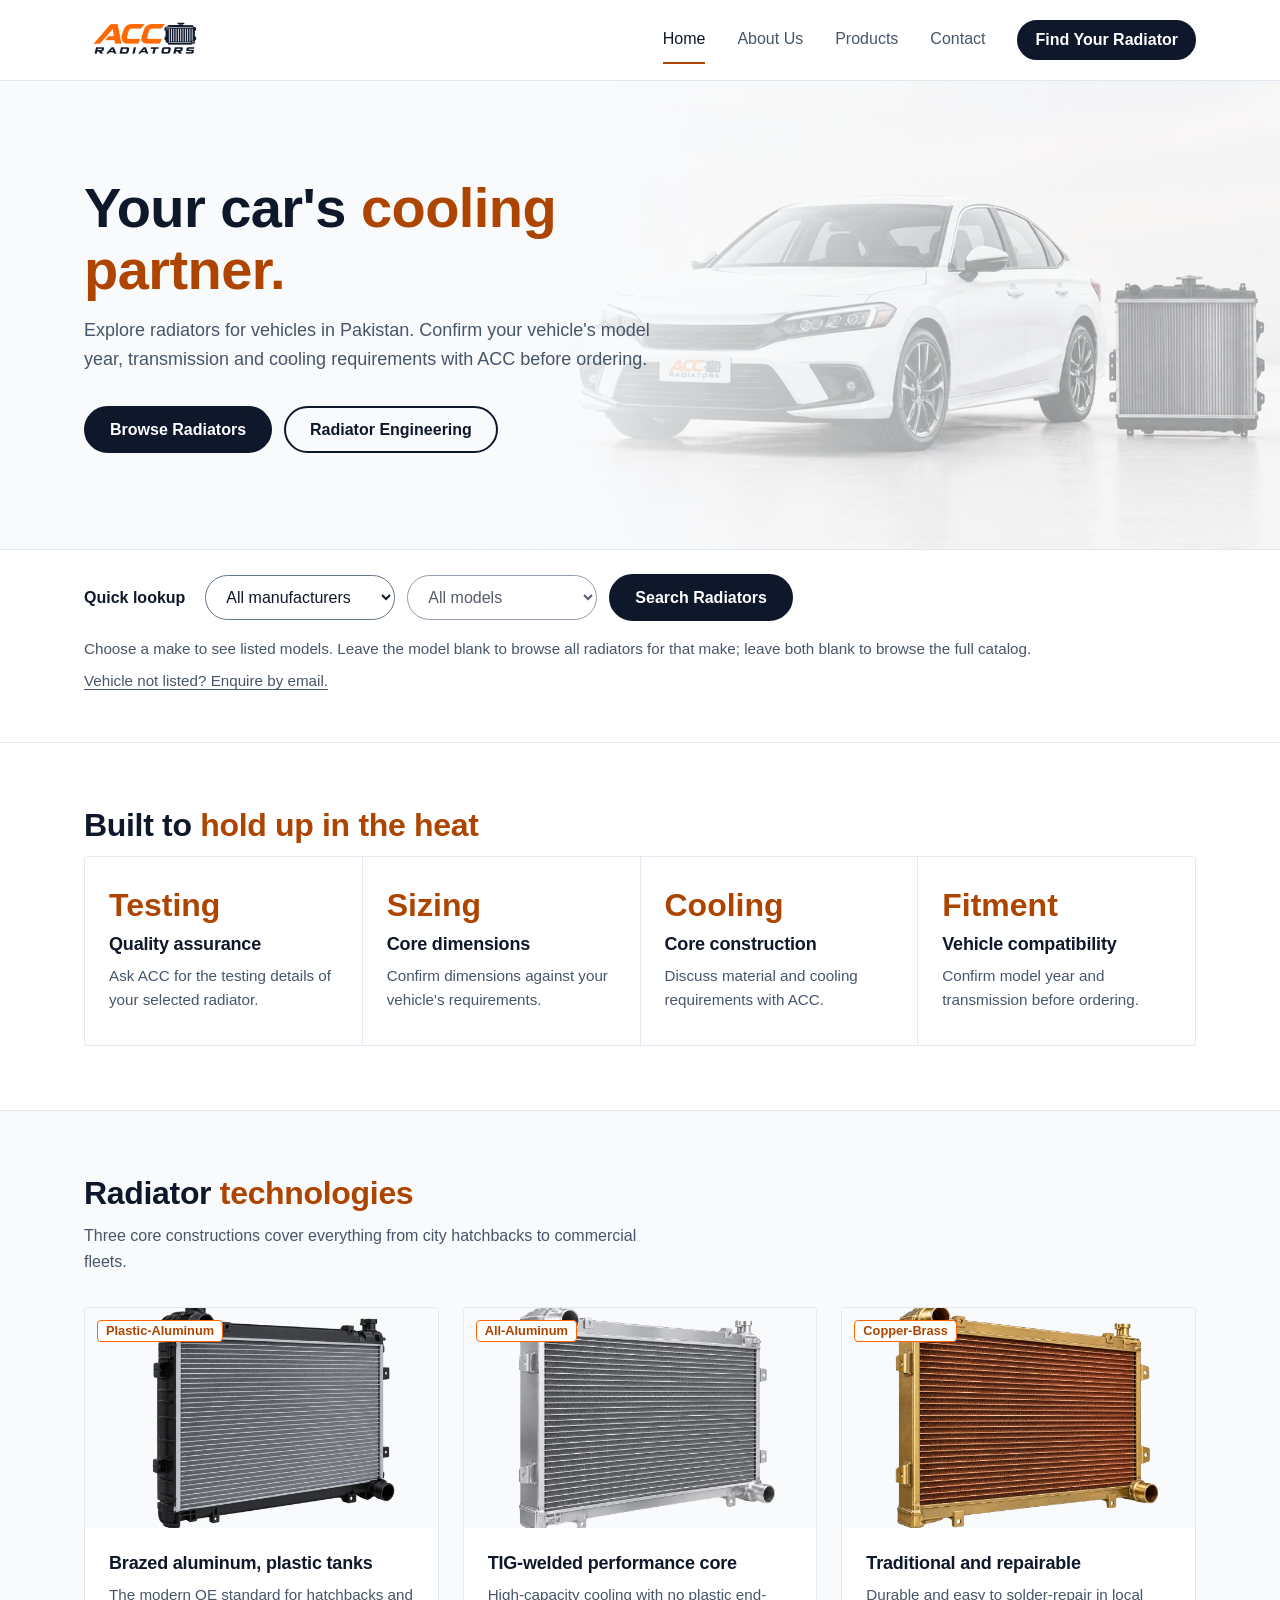
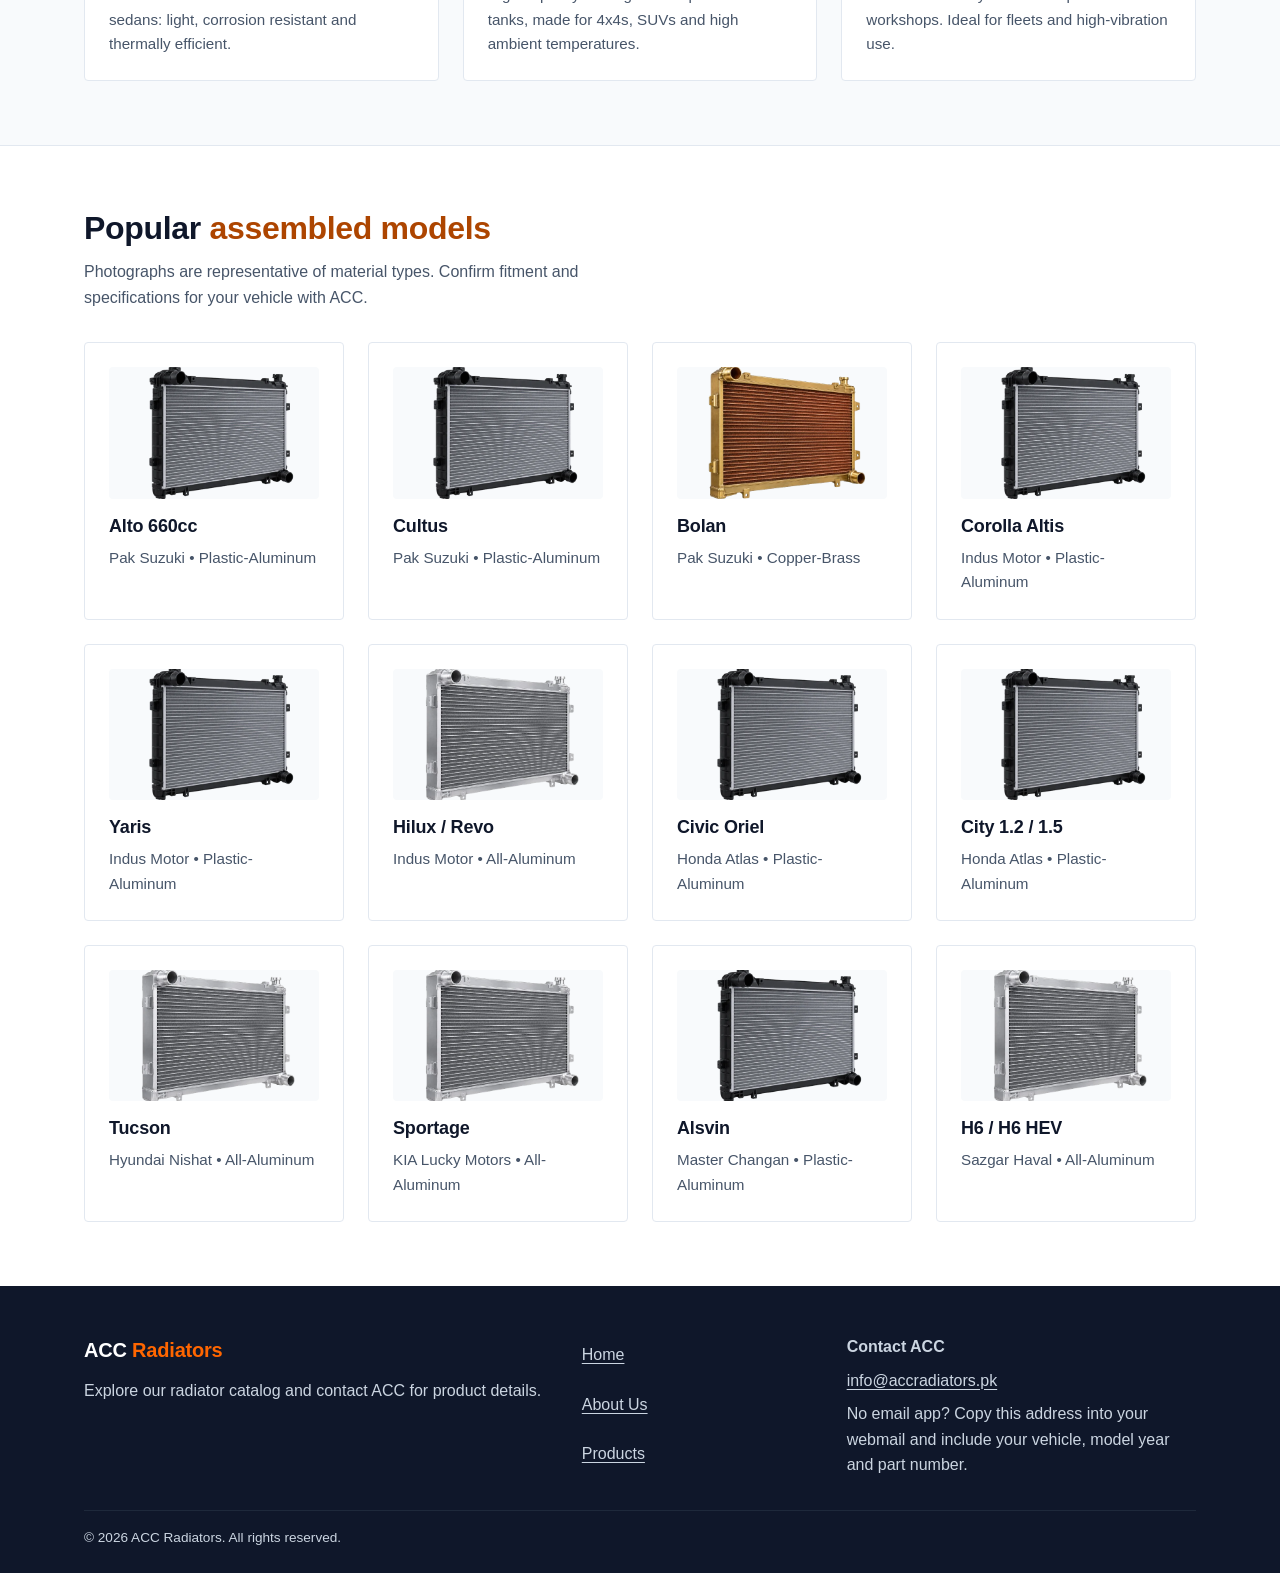
<file: index.html>
<!DOCTYPE html>
<html lang="en">
<head>
<meta charset="UTF-8">
<meta name="viewport" content="width=device-width, initial-scale=1">
<meta name="description" content="ACC Radiators: browse aluminum and copper-brass radiators by vehicle and enquire about fitment and availability.">
<title>ACC Radiators | Your Car's Cooling Partner</title>
<meta property="og:type" content="website">
<meta property="og:site_name" content="ACC Radiators">
<meta property="og:title" content="ACC Radiators | Your Car's Cooling Partner">
<meta property="og:description" content="ACC Radiators: browse aluminum and copper-brass radiators by vehicle and enquire about fitment and availability.">
<meta name="twitter:card" content="summary">
<link rel="icon" type="image/png" href="assets/favicon.png">
<link rel="stylesheet" href="style.css">
</head>
<body>
<a class="skip-link" href="#main">Skip to content</a>
<header class="header"><div class="container header__inner">
<a class="header__logo" href="index.html"><img src="assets/optimized/logo.webp" width="480" height="320" alt="ACC Radiators logo"></a>
<button class="nav-toggle" type="button" aria-expanded="false" aria-controls="main-nav" hidden>Menu</button>
<nav class="nav" id="main-nav" aria-label="Main">
<a class="nav__link nav__link--active" aria-current="page" href="index.html">Home</a>
<a class="nav__link" href="about.html">About Us</a>
<a class="nav__link" href="products.html">Products</a>
<a class="nav__link" href="#contact">Contact</a>
<a class="btn" href="products.html">Find Your Radiator</a>
</nav></div></header>

<main id="main">
<section class="hero hero--home"><div class="container">
<h1 class="hero__title">Your car's <span>cooling partner.</span></h1>
<p class="hero__sub">Explore radiators for vehicles in Pakistan. Confirm your vehicle's model year, transmission and cooling requirements with ACC before ordering.</p>
<div class="hero__actions">
<a class="btn" href="products.html">Browse Radiators</a>
<a class="btn btn--outline" href="about.html#engineering">Radiator Engineering</a>
</div></div></section>

<section class="lookup" aria-label="Quick radiator lookup"><div class="container">
<form class="lookup__form" id="lookup">
<span class="lookup__label">Quick lookup</span>
<select class="select" id="make" aria-label="Select make"><option value="">All manufacturers</option></select>
<select class="select" id="model" aria-label="Select model" disabled><option value="">All models</option></select>
<button class="btn" type="submit">Search Radiators</button>
</form><p class="lookup__help">Choose a make to see listed models. Leave the model blank to browse all radiators for that make; leave both blank to browse the full catalog. <a id="unlisted-enquiry" href="mailto:info@accradiators.pk">Vehicle not listed? Enquire by email.</a></p></div></section>

<section class="section"><div class="container">
<h2 class="section__title">Built to <span>hold up in the heat</span></h2>
<div class="values">
<article class="value"><p class="value__stat">Testing</p><h3 class="card__title">Quality assurance</h3><p class="card__text">Ask ACC for the testing details of your selected radiator.</p></article>
<article class="value"><p class="value__stat">Sizing</p><h3 class="card__title">Core dimensions</h3><p class="card__text">Confirm dimensions against your vehicle's requirements.</p></article>
<article class="value"><p class="value__stat">Cooling</p><h3 class="card__title">Core construction</h3><p class="card__text">Discuss material and cooling requirements with ACC.</p></article>
<article class="value"><p class="value__stat">Fitment</p><h3 class="card__title">Vehicle compatibility</h3><p class="card__text">Confirm model year and transmission before ordering.</p></article>
</div></div></section>

<section class="section section--alt"><div class="container">
<h2 class="section__title">Radiator <span>technologies</span></h2>
<p class="section__intro">Three core constructions cover everything from city hatchbacks to commercial fleets.</p>
<div class="grid grid--3">
<article class="card tech">
  <div class="media">
    <img src="assets/optimized/plastic-aluminium.webp" loading="lazy" width="640" height="427" alt="Plastic-aluminum radiator">
    <span class="badge">Plastic-Aluminum</span>
  </div>
  <div class="tech__body">
    <h3 class="card__title">Brazed aluminum, plastic tanks</h3>
    <p class="card__text">The modern OE standard for hatchbacks and sedans: light, corrosion resistant and thermally efficient.</p>
  </div>
</article>

<article class="card tech">
  <div class="media">
    <img src="assets/optimized/all-aluminium.webp" loading="lazy" width="640" height="427" alt="All-aluminum TIG-welded radiator">
    <span class="badge">All-Aluminum</span>
  </div>
  <div class="tech__body">
    <h3 class="card__title">TIG-welded performance core</h3>
    <p class="card__text">High-capacity cooling with no plastic end-tanks, made for 4x4s, SUVs and high ambient temperatures.</p>
  </div>
</article>

<article class="card tech">
  <div class="media">
    <img src="assets/optimized/copper-brass.webp" loading="lazy" width="640" height="427" alt="Copper-brass radiator">
    <span class="badge">Copper-Brass</span>
  </div>
  <div class="tech__body">
    <h3 class="card__title">Traditional and repairable</h3>
    <p class="card__text">Durable and easy to solder-repair in local workshops. Ideal for fleets and high-vibration use.</p>
  </div>
</article>
</div></div></section>

<section class="section"><div class="container">
<h2 class="section__title">Popular <span>assembled models</span></h2>
<p class="section__intro">Photographs are representative of material types. Confirm fitment and specifications for your vehicle with ACC.</p>
<div class="grid grid--4">
  <!-- Suzuki Alto -->
  <a class="card" href="products.html?make=Suzuki&amp;model=Alto">
    <div class="media">
      <img src="assets/optimized/plastic-aluminium.webp" loading="lazy" width="640" height="427" alt="Representative radiator image for Suzuki Alto 660cc Radiator">
    </div>
    <h3 class="card__title">Alto 660cc</h3>
    <p class="card__text">Pak Suzuki &bull; Plastic-Aluminum</p>
  </a>

  <!-- Suzuki Cultus -->
  <a class="card" href="products.html?make=Suzuki&amp;model=Cultus">
    <div class="media">
      <img src="assets/optimized/plastic-aluminium.webp" loading="lazy" width="640" height="427" alt="Representative radiator image for Suzuki Cultus Radiator">
    </div>
    <h3 class="card__title">Cultus</h3>
    <p class="card__text">Pak Suzuki &bull; Plastic-Aluminum</p>
  </a>

  <!-- Suzuki Bolan -->
  <a class="card" href="products.html?make=Suzuki&amp;model=Bolan">
    <div class="media">
      <img src="assets/optimized/copper-brass.webp" loading="lazy" width="640" height="427" alt="Representative radiator image for Suzuki Bolan Radiator">
    </div>
    <h3 class="card__title">Bolan</h3>
    <p class="card__text">Pak Suzuki &bull; Copper-Brass</p>
  </a>

  <!-- Toyota Corolla -->
  <a class="card" href="products.html?make=Toyota&amp;model=Corolla">
    <div class="media">
      <img src="assets/optimized/plastic-aluminium.webp" loading="lazy" width="640" height="427" alt="Representative radiator image for Toyota Corolla Altis Radiator">
    </div>
    <h3 class="card__title">Corolla Altis</h3>
    <p class="card__text">Indus Motor &bull; Plastic-Aluminum</p>
  </a>

  <!-- Toyota Yaris -->
  <a class="card" href="products.html?make=Toyota&amp;model=Yaris">
    <div class="media">
      <img src="assets/optimized/plastic-aluminium.webp" loading="lazy" width="640" height="427" alt="Representative radiator image for Toyota Yaris Radiator">
    </div>
    <h3 class="card__title">Yaris</h3>
    <p class="card__text">Indus Motor &bull; Plastic-Aluminum</p>
  </a>

  <!-- Toyota Hilux -->
  <a class="card" href="products.html?make=Toyota&amp;model=Hilux">
    <div class="media">
      <img src="assets/optimized/all-aluminium.webp" loading="lazy" width="640" height="427" alt="Representative radiator image for Toyota Hilux Radiator">
    </div>
    <h3 class="card__title">Hilux / Revo</h3>
    <p class="card__text">Indus Motor &bull; All-Aluminum</p>
  </a>

  <!-- Honda Civic -->
  <a class="card" href="products.html?make=Honda&amp;model=Civic">
    <div class="media">
      <img src="assets/optimized/plastic-aluminium.webp" loading="lazy" width="640" height="427" alt="Representative radiator image for Honda Civic Oriel Radiator">
    </div>
    <h3 class="card__title">Civic Oriel</h3>
    <p class="card__text">Honda Atlas &bull; Plastic-Aluminum</p>
  </a>

  <!-- Honda City -->
  <a class="card" href="products.html?make=Honda&amp;model=City">
    <div class="media">
      <img src="assets/optimized/plastic-aluminium.webp" loading="lazy" width="640" height="427" alt="Representative radiator image for Honda City Radiator">
    </div>
    <h3 class="card__title">City 1.2 / 1.5</h3>
    <p class="card__text">Honda Atlas &bull; Plastic-Aluminum</p>
  </a>

  <!-- Hyundai Tucson -->
  <a class="card" href="products.html?make=Hyundai&amp;model=Tucson">
    <div class="media">
      <img src="assets/optimized/all-aluminium.webp" loading="lazy" width="640" height="427" alt="Representative radiator image for Hyundai Tucson Radiator">
    </div>
    <h3 class="card__title">Tucson</h3>
    <p class="card__text">Hyundai Nishat &bull; All-Aluminum</p>
  </a>

  <!-- KIA Sportage -->
  <a class="card" href="products.html?make=KIA&amp;model=Sportage">
    <div class="media">
      <img src="assets/optimized/all-aluminium.webp" loading="lazy" width="640" height="427" alt="Representative radiator image for KIA Sportage Radiator">
    </div>
    <h3 class="card__title">Sportage</h3>
    <p class="card__text">KIA Lucky Motors &bull; All-Aluminum</p>
  </a>

  <!-- Changan Alsvin -->
  <a class="card" href="products.html?make=Changan&amp;model=Alsvin">
    <div class="media">
      <img src="assets/optimized/plastic-aluminium.webp" loading="lazy" width="640" height="427" alt="Representative radiator image for Changan Alsvin Radiator">
    </div>
    <h3 class="card__title">Alsvin</h3>
    <p class="card__text">Master Changan &bull; Plastic-Aluminum</p>
  </a>

  <!-- Haval H6 -->
  <a class="card" href="products.html?make=Haval&amp;model=H6">
    <div class="media">
      <img src="assets/optimized/all-aluminium.webp" loading="lazy" width="640" height="427" alt="Representative radiator image for Haval H6 Radiator">
    </div>
    <h3 class="card__title">H6 / H6 HEV</h3>
    <p class="card__text">Sazgar Haval &bull; All-Aluminum</p>
  </a>
</div></div></section>
</main>

<footer class="footer" id="contact"><div class="container">
<div class="footer__grid">
<div><h2>ACC <span>Radiators</span></h2><p style="margin-top:var(--s3)">Explore our radiator catalog and contact ACC for product details.</p></div>
<ul><li><a href="index.html">Home</a></li><li><a href="about.html">About Us</a></li><li><a href="products.html">Products</a></li></ul>
<div><p><strong>Contact ACC</strong></p><p><a href="mailto:info@accradiators.pk">info@accradiators.pk</a></p><p>No email app? Copy this address into your webmail and include your vehicle, model year and part number.</p></div>
</div>
<p class="footer__copy">&copy; 2026 ACC Radiators. All rights reserved.</p>
</div></footer>

<script src="site.js" defer></script>
<script src="catalog-data.js" defer></script>
<script src="catalog-core.js" defer></script>
<script src="lookup.js" defer></script>
</body>
</html>
</file>
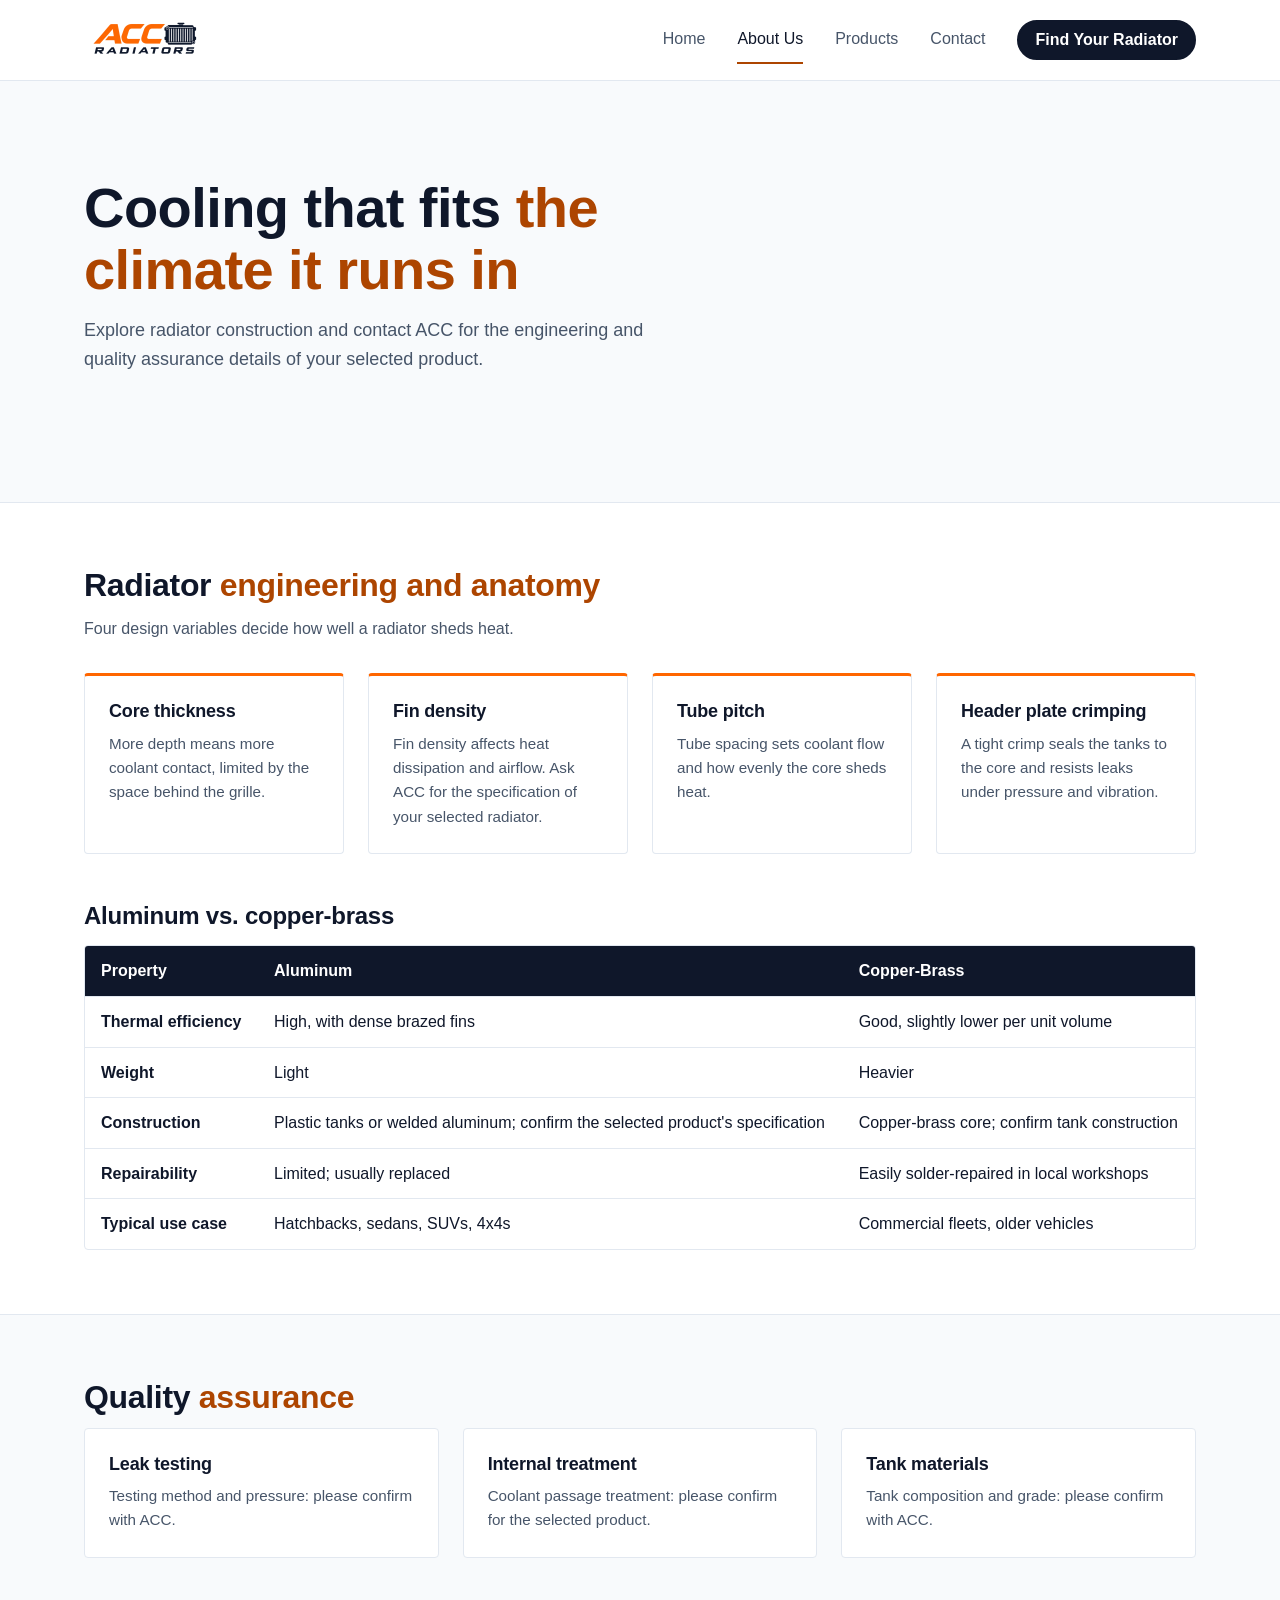
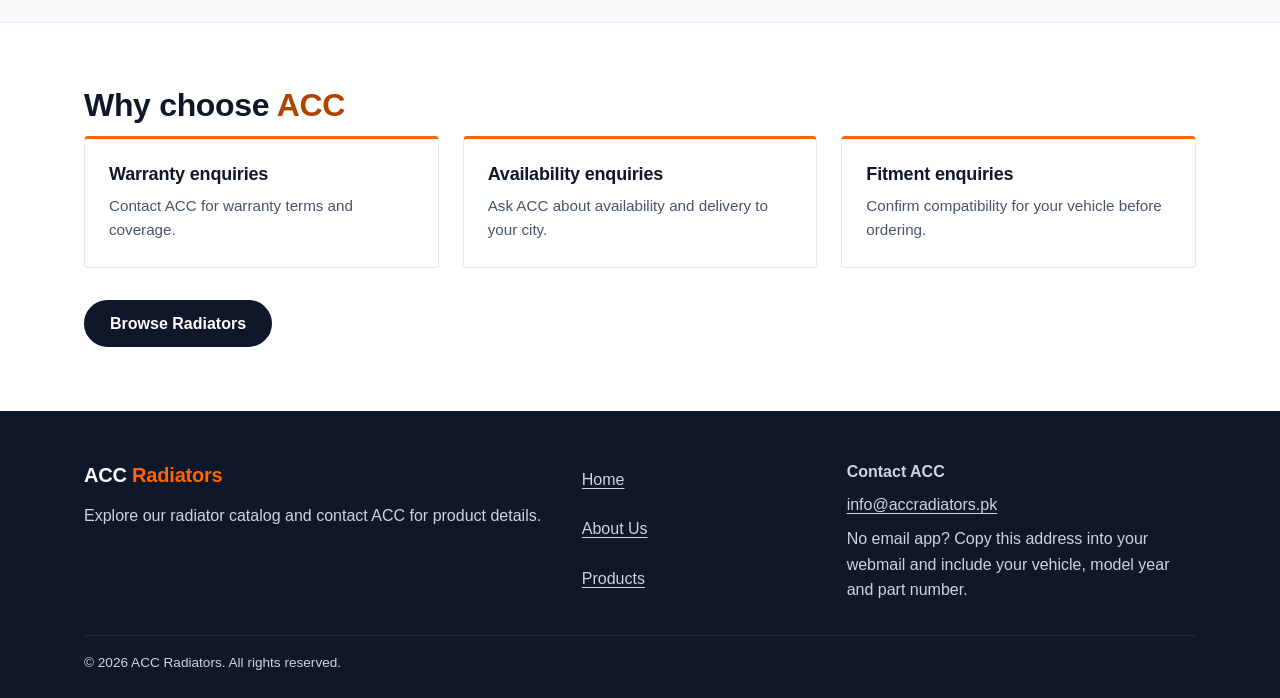
<file: about.html>
<!DOCTYPE html>
<html lang="en">
<head>
<meta charset="UTF-8">
<meta name="viewport" content="width=device-width, initial-scale=1">
<meta name="description" content="About ACC Radiators: our mission, radiator engineering and quality assurance process.">
<title>About Us | ACC Radiators</title>
<meta property="og:type" content="website">
<meta property="og:site_name" content="ACC Radiators">
<meta property="og:title" content="About Us | ACC Radiators">
<meta property="og:description" content="About ACC Radiators: our mission, radiator engineering and quality assurance process.">
<meta name="twitter:card" content="summary">
<link rel="icon" type="image/png" href="assets/favicon.png">
<link rel="stylesheet" href="style.css">
</head>
<body>
<a class="skip-link" href="#main">Skip to content</a>
<header class="header"><div class="container header__inner">
<a class="header__logo" href="index.html"><img src="assets/optimized/logo.webp" width="480" height="320" alt="ACC Radiators logo"></a>
<button class="nav-toggle" type="button" aria-expanded="false" aria-controls="main-nav" hidden>Menu</button>
<nav class="nav" id="main-nav" aria-label="Main">
<a class="nav__link" href="index.html">Home</a>
<a class="nav__link nav__link--active" aria-current="page" href="about.html">About Us</a>
<a class="nav__link" href="products.html">Products</a>
<a class="nav__link" href="#contact">Contact</a>
<a class="btn" href="products.html">Find Your Radiator</a>
</nav></div></header>

<main id="main">
<section class="hero"><div class="container">
<h1 class="hero__title">Cooling that fits <span>the climate it runs in</span></h1>
<p class="hero__sub">Explore radiator construction and contact ACC for the engineering and quality assurance details of your selected product.</p>
</div></section>

<section class="section" id="engineering"><div class="container">
<h2 class="section__title">Radiator <span>engineering and anatomy</span></h2>
<p class="section__intro">Four design variables decide how well a radiator sheds heat.</p>
<div class="grid grid--4">
<div class="card card--accent"><h3 class="card__title">Core thickness</h3><p class="card__text">More depth means more coolant contact, limited by the space behind the grille.</p></div>
<div class="card card--accent"><h3 class="card__title">Fin density</h3><p class="card__text">Fin density affects heat dissipation and airflow. Ask ACC for the specification of your selected radiator.</p></div>
<div class="card card--accent"><h3 class="card__title">Tube pitch</h3><p class="card__text">Tube spacing sets coolant flow and how evenly the core sheds heat.</p></div>
<div class="card card--accent"><h3 class="card__title">Header plate crimping</h3><p class="card__text">A tight crimp seals the tanks to the core and resists leaks under pressure and vibration.</p></div>
</div>
<h3 class="section__title" style="font-size:1.5rem;margin:var(--s7) 0 var(--s4)">Aluminum <span>vs. copper-brass</span></h3>
<div class="table-wrap"><table class="table">
<thead><tr><th>Property</th><th>Aluminum</th><th>Copper-Brass</th></tr></thead>
<tbody>
<tr><td>Thermal efficiency</td><td>High, with dense brazed fins</td><td>Good, slightly lower per unit volume</td></tr>
<tr><td>Weight</td><td>Light</td><td>Heavier</td></tr>
<tr><td>Construction</td><td>Plastic tanks or welded aluminum; confirm the selected product's specification</td><td>Copper-brass core; confirm tank construction</td></tr>
<tr><td>Repairability</td><td>Limited; usually replaced</td><td>Easily solder-repaired in local workshops</td></tr>
<tr><td>Typical use case</td><td>Hatchbacks, sedans, SUVs, 4x4s</td><td>Commercial fleets, older vehicles</td></tr>
</tbody></table></div>
</div></section>

<section class="section section--alt"><div class="container">
<h2 class="section__title">Quality <span>assurance</span></h2>
<div class="grid grid--3">
<div class="card"><h3 class="card__title">Leak testing</h3><p class="card__text">Testing method and pressure: please confirm with ACC.</p></div>
<div class="card"><h3 class="card__title">Internal treatment</h3><p class="card__text">Coolant passage treatment: please confirm for the selected product.</p></div>
<div class="card"><h3 class="card__title">Tank materials</h3><p class="card__text">Tank composition and grade: please confirm with ACC.</p></div>
</div></div></section>

<section class="section"><div class="container">
<h2 class="section__title">Why choose <span>ACC</span></h2>
<div class="grid grid--3">
<div class="card card--accent"><h3 class="card__title">Warranty enquiries</h3><p class="card__text">Contact ACC for warranty terms and coverage.</p></div>
<div class="card card--accent"><h3 class="card__title">Availability enquiries</h3><p class="card__text">Ask ACC about availability and delivery to your city.</p></div>
<div class="card card--accent"><h3 class="card__title">Fitment enquiries</h3><p class="card__text">Confirm compatibility for your vehicle before ordering.</p></div>
</div>
<p style="margin-top:var(--s6)"><a class="btn" href="products.html">Browse Radiators</a></p>
</div></section>
</main>

<footer class="footer" id="contact"><div class="container">
<div class="footer__grid">
<div><h2>ACC <span>Radiators</span></h2><p style="margin-top:var(--s3)">Explore our radiator catalog and contact ACC for product details.</p></div>
<ul><li><a href="index.html">Home</a></li><li><a href="about.html">About Us</a></li><li><a href="products.html">Products</a></li></ul>
<div><p><strong>Contact ACC</strong></p><p><a href="mailto:info@accradiators.pk">info@accradiators.pk</a></p><p>No email app? Copy this address into your webmail and include your vehicle, model year and part number.</p></div>
</div>
<p class="footer__copy">&copy; 2026 ACC Radiators. All rights reserved.</p>
</div></footer>
<script src="site.js" defer></script>
</body>
</html>
</file>
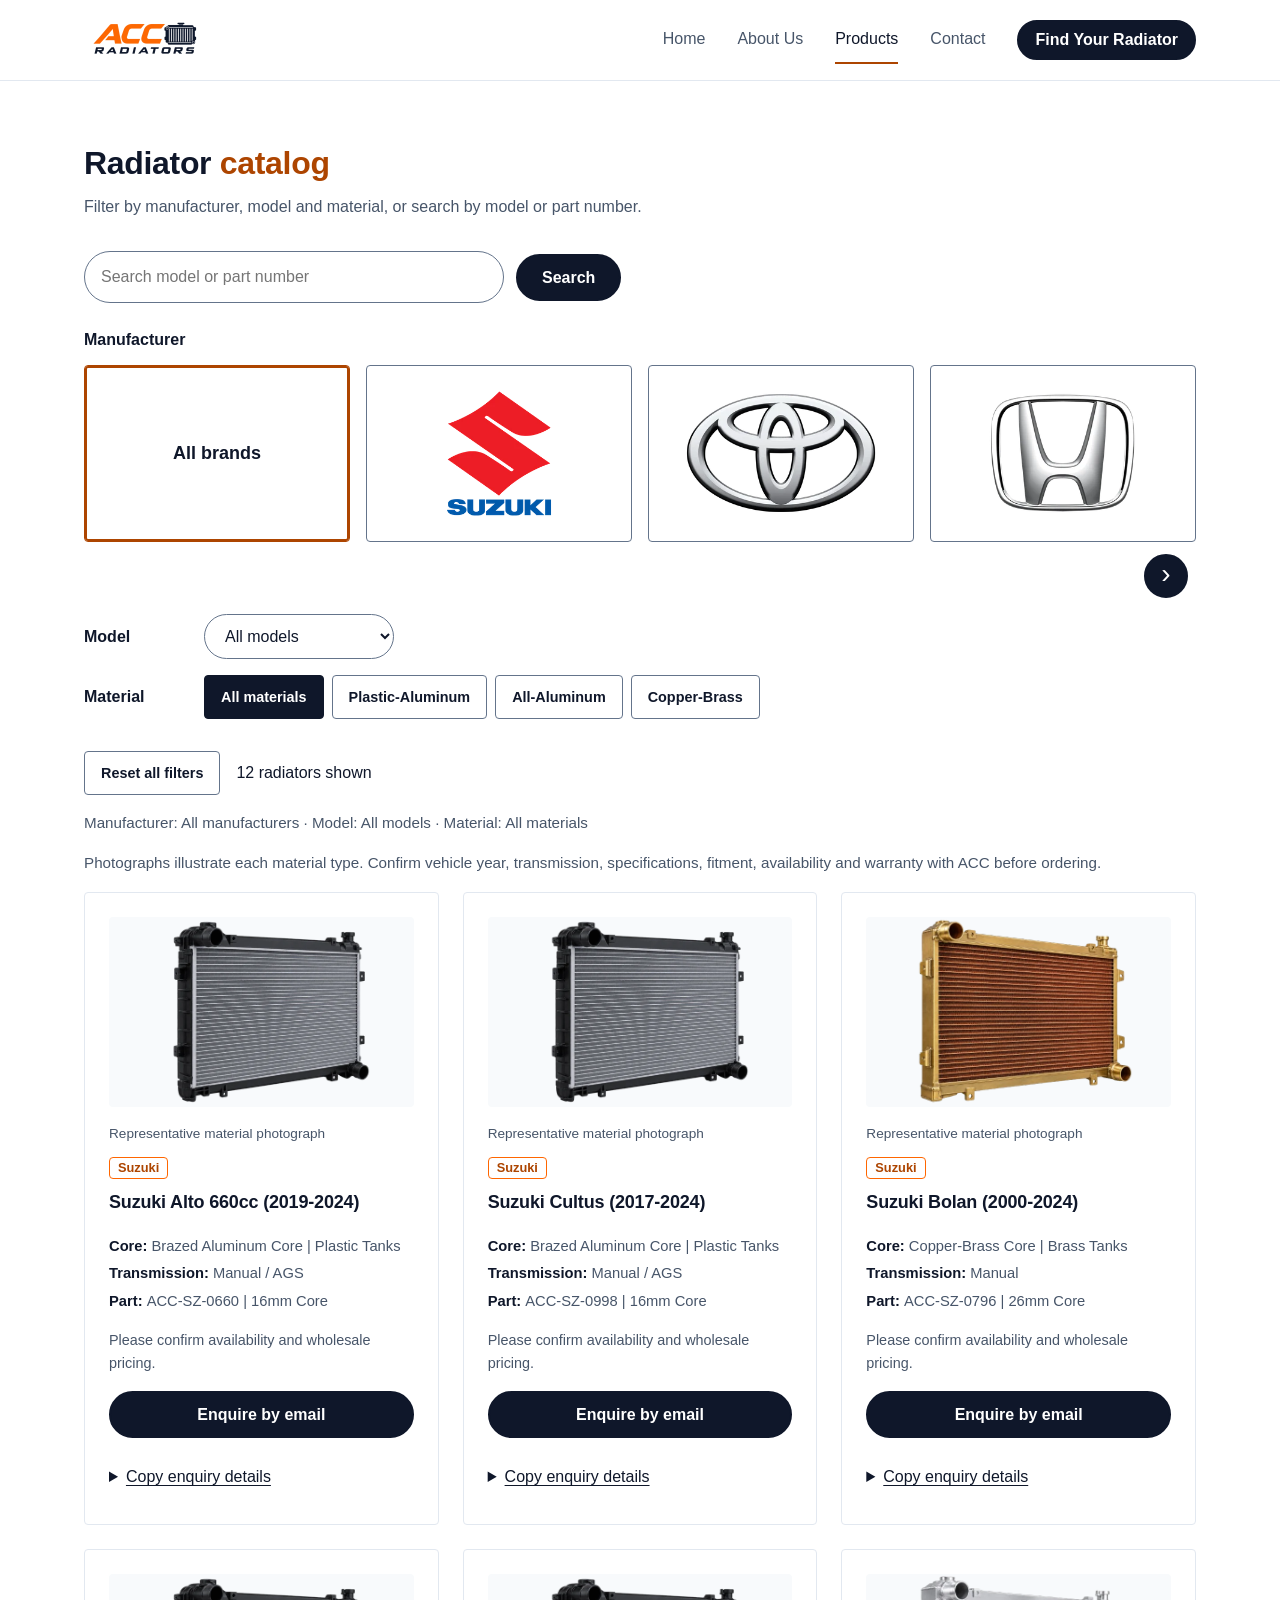
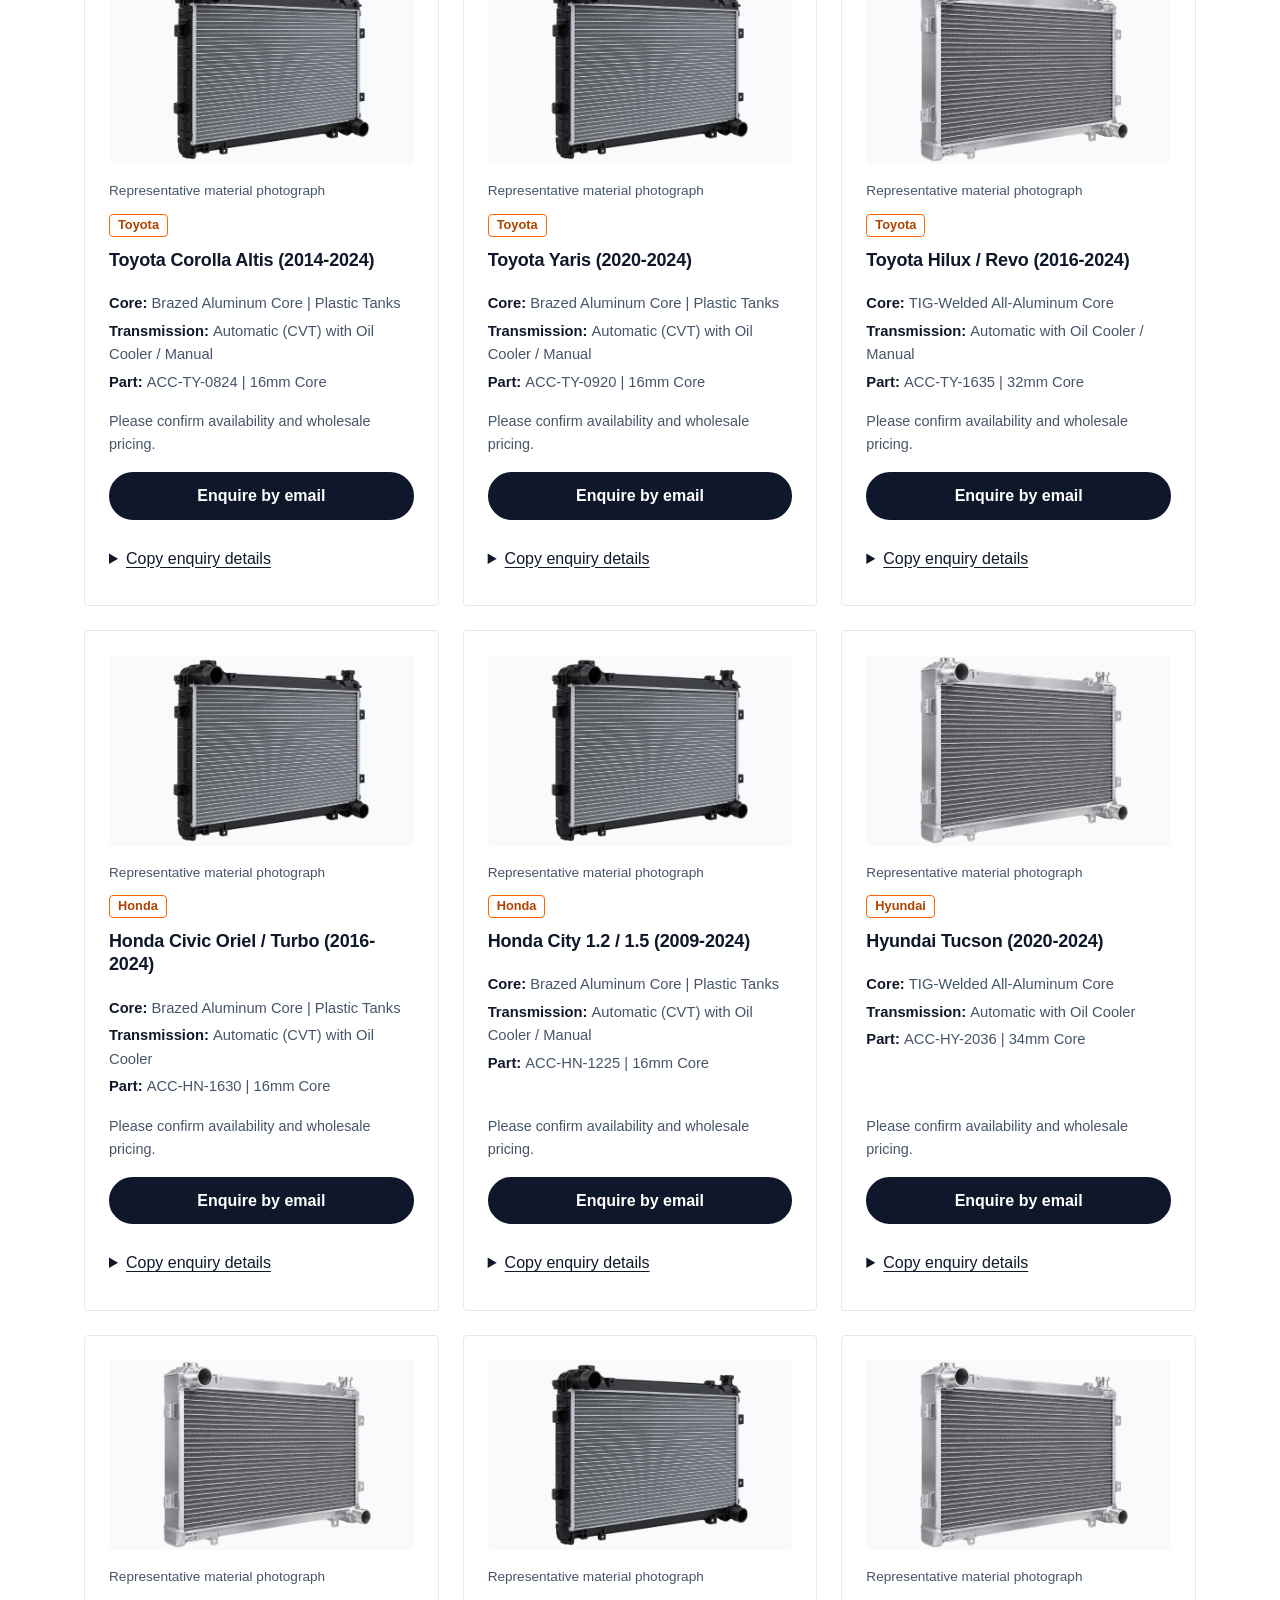
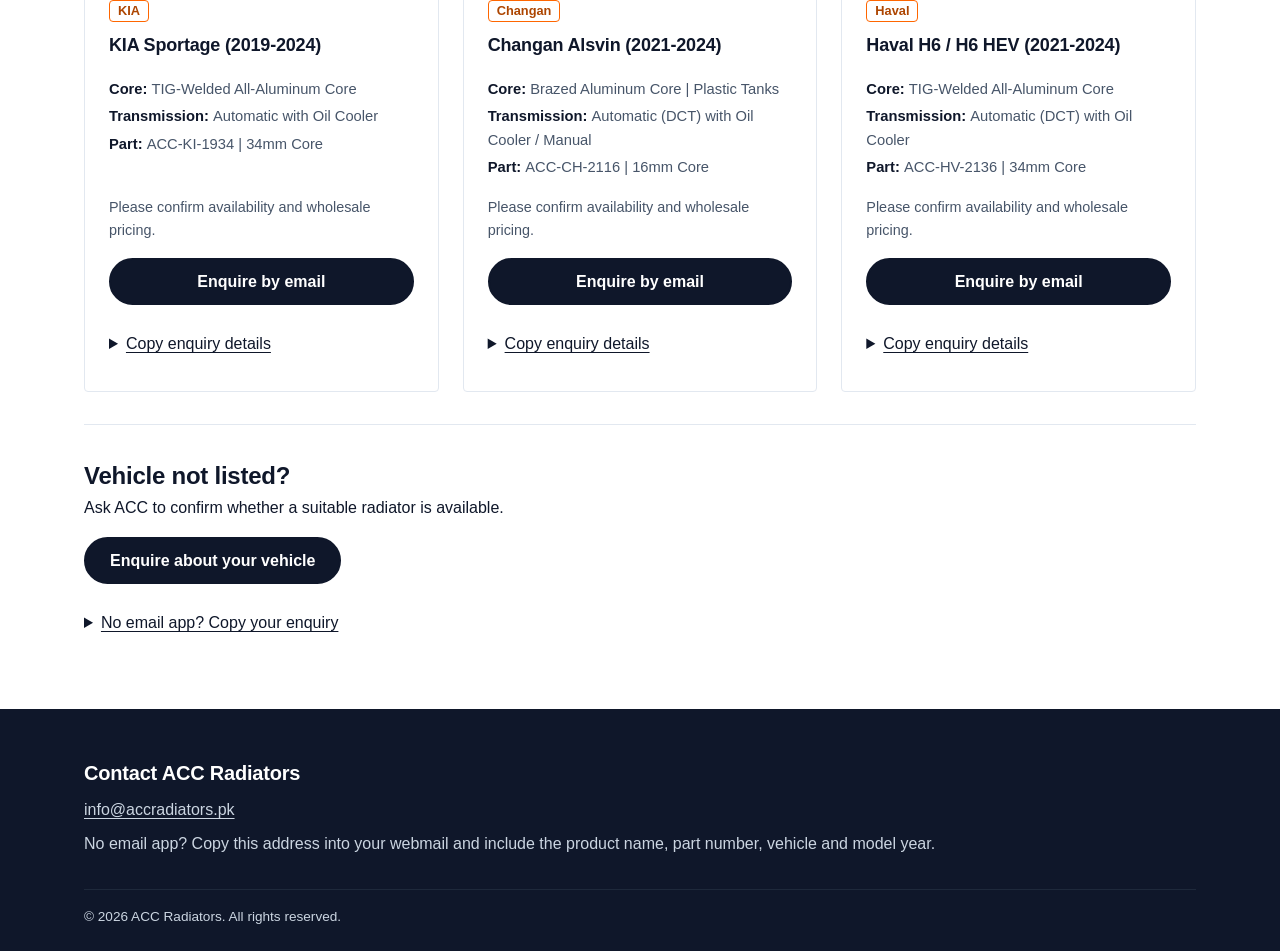
<file: products.html>
<!DOCTYPE html>
<html lang="en">
<head>
<meta charset="UTF-8">
<meta name="viewport" content="width=device-width, initial-scale=1">
<meta name="description" content="Browse ACC Radiators by manufacturer, model and material.">
<title>Radiator Catalog | ACC Radiators</title>
<meta property="og:type" content="website">
<meta property="og:site_name" content="ACC Radiators">
<meta property="og:title" content="Radiator Catalog | ACC Radiators">
<meta property="og:description" content="Browse ACC Radiators by manufacturer, model and material.">
<meta name="twitter:card" content="summary">
<link rel="icon" type="image/png" href="assets/favicon.png">
<link rel="stylesheet" href="style.css">
</head>
<body>
<a class="skip-link" href="#main">Skip to content</a>
<header class="header"><div class="container header__inner">
<a class="header__logo" href="index.html"><img src="assets/optimized/logo.webp" width="480" height="320" alt="ACC Radiators logo"></a>
<button class="nav-toggle" type="button" aria-expanded="false" aria-controls="main-nav" hidden>Menu</button>
<nav class="nav" id="main-nav" aria-label="Main">
<a class="nav__link" href="index.html">Home</a>
<a class="nav__link" href="about.html">About Us</a>
<a class="nav__link nav__link--active" aria-current="page" href="products.html">Products</a>
<a class="nav__link" href="#contact">Contact</a>
<a class="btn" href="products.html">Find Your Radiator</a>
</nav></div></header>

<main id="main" class="section"><div class="container">
<h1 class="section__title">Radiator <span>catalog</span></h1>
<p class="section__intro">Filter by manufacturer, model and material, or search by model or part number.</p>
<form id="catalog-search" class="catalog-search" role="search">
<label class="sr-only" for="q">Search model or part number</label>
<input class="input" id="q" type="search" placeholder="Search model or part number" maxlength="200">
<button class="btn" type="submit">Search</button>
</form>
<div class="filters">
<div class="filters__block">
<span class="filters__label">Manufacturer</span>
<div class="slider" data-slider>
<button class="slider__btn slider__btn--prev" type="button" aria-label="Previous manufacturers" data-dir="-1">&#8249;</button>
<div class="slider__track" id="makes" role="group" aria-label="Car manufacturers">
  <button type="button" class="logo is-text" data-v="All" data-key="make" aria-label="All manufacturers">
    <span class="logo__name">All brands</span>
  </button>
  <button type="button" class="logo" data-v="Suzuki" data-key="make" aria-label="Suzuki">
    <img src="assets/optimized/suzuki-logo.webp" loading="lazy" width="360" height="203" alt="Suzuki" draggable="false">
    <span class="logo__name">Suzuki</span>
  </button>
  <button type="button" class="logo" data-v="Toyota" data-key="make" aria-label="Toyota">
    <img src="assets/optimized/toyota-logo.webp" loading="lazy" width="360" height="203" alt="Toyota" draggable="false">
    <span class="logo__name">Toyota</span>
  </button>
  <button type="button" class="logo" data-v="Honda" data-key="make" aria-label="Honda">
    <img src="assets/optimized/honda-logo.webp" loading="lazy" width="360" height="203" alt="Honda" draggable="false">
    <span class="logo__name">Honda</span>
  </button>
  <button type="button" class="logo" data-v="Hyundai" data-key="make" aria-label="Hyundai">
    <img src="assets/optimized/hyundai-logo.webp" loading="lazy" width="360" height="203" alt="Hyundai" draggable="false">
    <span class="logo__name">Hyundai</span>
  </button>
  <button type="button" class="logo" data-v="KIA" data-key="make" aria-label="KIA">
    <img src="assets/optimized/kia-logo.webp" loading="lazy" width="360" height="203" alt="KIA" draggable="false">
    <span class="logo__name">KIA</span>
  </button>
  <button type="button" class="logo" data-v="Changan" data-key="make" aria-label="Changan">
    <img src="assets/optimized/changan-logo.webp" loading="lazy" width="360" height="203" alt="Changan" draggable="false">
    <span class="logo__name">Changan</span>
  </button>
  <button type="button" class="logo" data-v="Haval" data-key="make" aria-label="Haval">
    <img src="assets/optimized/haval-logo.webp" loading="lazy" width="360" height="203" alt="Haval" draggable="false">
    <span class="logo__name">Haval</span>
  </button>
</div>
<button class="slider__btn slider__btn--next" type="button" aria-label="Next manufacturers" data-dir="1">&#8250;</button>
</div></div>
<div class="filters__row"><label class="filters__label" for="model">Model</label><select class="select" id="model"><option value="">All models</option></select></div>
<div class="filters__row"><span class="filters__label">Material</span><span id="mats" class="filters__row"></span></div>
</div>
<div class="results-toolbar"><button class="chip" type="button" data-reset>Reset all filters</button><p id="result-count" role="status" aria-live="polite" aria-atomic="true"></p></div>
<p class="filter-summary" id="filter-summary"></p>
<p class="filter-message" id="filter-message" role="status" hidden></p>
<p class="catalog-note">Photographs illustrate each material type. Confirm vehicle year, transmission, specifications, fitment, availability and warranty with ACC before ordering.</p>
<div class="grid grid--3" id="grid"></div>
<div class="empty" id="empty" hidden><h2>No radiators match these filters</h2><p>Try a different model, material or part number, or <button class="chip" type="button" data-reset>Reset all filters</button>. If your vehicle is not listed, send its details below.</p></div>
<div class="catalog-help"><h2>Vehicle not listed?</h2><p>Ask ACC to confirm whether a suitable radiator is available.</p><a class="btn" id="vehicle-enquiry" href="mailto:info@accradiators.pk">Enquire about your vehicle</a>
<details class="enquiry-details"><summary>No email app? Copy your enquiry</summary><label for="vehicle-enquiry-text">Email and enquiry text</label><textarea class="enquiry-text" id="vehicle-enquiry-text" readonly rows="8"></textarea><button class="chip" id="copy-vehicle-enquiry" type="button">Copy to clipboard</button><p>Select and copy the text manually if copying is unavailable.</p></details></div>
<noscript><p>Catalog filtering needs JavaScript. Please email <a href="mailto:info@accradiators.pk">info@accradiators.pk</a> with your vehicle and model year to request product details.</p></noscript>
</div></main>

<footer class="footer" id="contact"><div class="container">
<h2>Contact ACC Radiators</h2><p><a href="mailto:info@accradiators.pk">info@accradiators.pk</a></p><p>No email app? Copy this address into your webmail and include the product name, part number, vehicle and model year.</p>
<p class="footer__copy">&copy; 2026 ACC Radiators. All rights reserved.</p>
</div></footer>


<script src="site.js" defer></script>
<script src="catalog-data.js" defer></script>
<script src="catalog-core.js" defer></script>
<script src="catalog.js" defer></script>
<script src="Slider.js" defer></script>
</body>
</html>
</file>
<file: style.css>
/* ACC Radiators — design tokens */
:root{
  --orange:#FF6600;--orange-dark:#AD4500;
  --navy:#0F172A;--navy-hover:#1E293B;
  --white:#FFFFFF;--muted:#475569;--surface:#F8FAFC;--line:#E2E8F0;--ok:#166534;
  --s1:4px;--s2:8px;--s3:12px;--s4:16px;--s5:24px;--s6:32px;--s7:48px;--s8:64px;--s9:96px;
  --r:4px;
  --font:"Segoe UI",Roboto,"Helvetica Neue",Arial,sans-serif}

*{box-sizing:border-box;margin:0;padding:0}
body{font-family:var(--font);color:var(--navy);background:var(--white);line-height:1.6}
img{max-width:100%;display:block}
a{color:inherit}
:focus-visible{outline:3px solid var(--orange-dark);outline-offset:3px}
.footer :focus-visible,.btn:focus-visible,.slider__btn:focus-visible{outline-color:var(--white);box-shadow:0 0 0 6px var(--navy)}
html{scroll-padding-top:100px}
.container{max-width:1160px;margin:0 auto;padding:0 var(--s5)}

/* type */
h1,h2,h3{color:var(--navy);letter-spacing:-.01em}
h1 span,h2 span{color:var(--orange-dark)}
.section__title{font-size:2rem;line-height:1.15;margin-bottom:var(--s3)}
.section__intro{color:var(--muted);max-width:64ch;margin-bottom:var(--s6)}

/* layout */
.section{padding:var(--s8) 0}
.section--alt{background:var(--surface);border-block:1px solid var(--line)}
.grid{display:grid;gap:var(--s5)}
.grid--3{grid-template-columns:repeat(3,1fr)}
.grid--4{grid-template-columns:repeat(4,1fr)}

/* header */
.header{position:sticky;top:0;z-index:10;background:var(--white);border-bottom:1px solid var(--line)}
.header__inner{display:flex;align-items:center;justify-content:space-between;gap:var(--s4);min-height:72px}
.header__logo img{height:80px;width:120px;object-fit:contain}
.nav{display:flex;align-items:center;gap:var(--s6)}
.nav__link{text-decoration:none;font-weight:500;color:var(--muted);padding:10px 0;min-height:44px;border-bottom:2px solid transparent;transition:color .15s,border-color .15s}
.nav__link:hover{color:var(--navy)}
.nav__link--active{color:var(--navy);border-bottom-color:var(--orange-dark)}

/* buttons */
.btn{display:inline-block;background:var(--navy);color:var(--white);border:2px solid var(--navy);border-radius: 100px;padding:var(--s3) var(--s5);font:600 1rem/1.2 var(--font);text-decoration:none;cursor:pointer;transition:background .15s,border-color .15s,transform .15s}
.btn:hover{background:var(--navy-hover);border-color:var(--orange);transform:translateY(-1px)}
.btn:active{transform:none}
.btn--outline{background:transparent;color:var(--navy)}
.btn--outline:hover{background:var(--white);color:var(--navy)}
.nav .btn{padding:var(--s2) var(--s4)}

/* hero */
.hero{background:var(--surface);border-bottom:1px solid var(--line);padding:var(--s9) 0}
.hero--home{background:linear-gradient(90deg,var(--surface) 0%,var(--surface) 35%,rgba(248,250,252,.6) 80%),url("assets/optimized/background.webp") center right/cover no-repeat}
.hero__title{font-size:clamp(2.25rem,5vw,3.5rem);line-height:1.1;max-width:18ch;margin-bottom:var(--s4)}
.hero__sub{color:var(--muted);max-width:58ch;margin-bottom:var(--s6);font-size:1.125rem}
.hero__actions{display:flex;gap:var(--s3);flex-wrap:wrap}

/* quick lookup */
.lookup{background:var(--white);border-bottom:1px solid var(--line);padding:var(--s5) 0}
.lookup__form{display:flex;gap:var(--s3);flex-wrap:wrap;align-items:center}
.lookup__label{font-weight:700;margin-right:var(--s2)}
.select,.input{padding:var(--s3) var(--s4);border:1px solid #64748B;border-radius:100px;font:inherit;color:var(--navy);background:var(--white);min-width:190px;max-width:100%}
.select:focus,.input:focus{border-color:var(--orange-dark)}

/* cards */
.card{display:block;background:var(--white);border:1px solid var(--line);border-radius:var(--r);padding:var(--s5);text-decoration:none}
a.card:hover{border-color:var(--orange-dark)}
.card--accent{border-top:3px solid var(--orange)}
.card__title{font-size:1.125rem;line-height:1.3;margin-bottom:var(--s2)}
.card__text{color:var(--muted);font-size:.95rem}
.badge{display:inline-block;color:var(--orange-dark);border:1px solid var(--orange);border-radius:var(--r);padding:0 var(--s2);font-size:.8rem;font-weight:700;margin-bottom:var(--s2)}

/* value strip: joined cells, no shadows */
.values{display:grid;grid-template-columns:repeat(4,1fr);border:1px solid var(--line);border-radius:var(--r);background:var(--line);gap:1px;overflow:hidden}
.value{background:var(--white);padding:var(--s6) var(--s5)}
.value__stat{font-size:2rem;font-weight:800;line-height:1;color:var(--orange-dark);margin-bottom:var(--s3)}

/* media placeholder (car + technology images) */
.media{position:relative;aspect-ratio:16/10;background:var(--surface);border-radius:var(--r);margin-bottom:var(--s4);overflow:hidden;display:flex;align-items:center;justify-content:center;color:var(--muted);font-weight:600;text-align:center;padding:var(--s2)}
.media img{position:absolute;inset:0;width:100%;height:100%;object-fit:cover}
.tech{padding:0;overflow:hidden}
.tech .media{border-radius:0;margin:0}
.tech .badge{position:absolute;top:var(--s3);left:var(--s3);z-index:1;background:var(--white);margin:0}
.tech__body{padding:var(--s5)}

/* table */
.table-wrap{overflow-x:auto;border:1px solid var(--line);border-radius:var(--r)}
.table{width:100%;border-collapse:collapse}
.table th,.table td{padding:var(--s3) var(--s4);border-bottom:1px solid var(--line);text-align:left}
.table tbody tr:last-child td{border-bottom:0}
.table th{background:var(--navy);color:var(--white);font-weight:600}
.table td:first-child{font-weight:600}

/* catalog */
.filters{display:grid;gap:var(--s4);margin-bottom:var(--s6)}
.filters>*{min-width:0}
.filters__row{display:flex;gap:var(--s2);flex-wrap:wrap;align-items:center}
.filters__label{font-weight:700;min-width:112px}
.chip{border:1px solid #64748B;background:var(--white);color:var(--navy);border-radius:var(--r);padding:var(--s2) var(--s4);min-height:44px;font:600 .9rem var(--font);cursor:pointer;transition:border-color .15s}
.chip:hover{border-color:var(--orange-dark)}
.chip[aria-pressed="true"]{background:var(--navy);border-color:var(--navy);color:var(--white)}
.product .card__title{margin-top:var(--s1)}
.product__meta{list-style:none;color:var(--muted);font-size:.92rem;margin:var(--s3) 0 var(--s4)}
.product__meta li+li{margin-top:var(--s1)}
.product__meta strong{color:var(--navy)}
.product__stock{color:var(--ok);font-weight:700;font-size:.9rem;margin-bottom:var(--s4)}
.empty{text-align:center;padding:var(--s6);color:var(--muted);background:var(--surface)}
[hidden]{display:none!important}

/* manufacturer logo slider */
.filters__block .filters__label{display:block;margin-bottom:var(--s3)}
.slider{--per:4;--gap:var(--s4);position:relative;padding-bottom:56px}
.slider__track{display:flex;gap:var(--gap);overflow-x:auto;scroll-snap-type:x proximity;scrollbar-width:none;cursor:grab;user-select:none;-webkit-user-select:none;overscroll-behavior-x:contain}
.slider__track::-webkit-scrollbar{display:none}
.slider__track.is-dragging{cursor:grabbing;scroll-snap-type:none}
.logo{flex:0 0 calc((100% - (var(--per) - 1) * var(--gap)) / var(--per));scroll-snap-align:start;aspect-ratio:3/2;display:flex;align-items:center;justify-content:center;padding:var(--s5);background:var(--white);border:1px solid #64748B;border-radius:var(--r);font:inherit;color:var(--navy);cursor:inherit;transition:border-color .15s,box-shadow .15s}
.logo img{width:100%;height:100%;object-fit:contain;pointer-events:none}
.logo__name{display:none;font-weight:700;font-size:1.125rem;text-align:center}
.logo.is-text .logo__name{display:block}
.logo:hover{border-color:var(--orange-dark)}
.logo[aria-pressed="true"]{border-color:var(--orange-dark);box-shadow:inset 0 0 0 2px var(--orange-dark)}
.logo:focus-visible{outline-offset:-6px}
.slider__btn{position:absolute;bottom:0;z-index:2;width:44px;height:44px;display:flex;align-items:center;justify-content:center;background:var(--navy);color:var(--white);border:2px solid var(--navy);border-radius:100px;font:400 1.75rem/1 var(--font);padding-bottom:3px;cursor:pointer;transition:border-color .15s,opacity .15s}
.slider__btn:hover:not(:disabled){border-color:var(--orange)}
.slider__btn:disabled{opacity:0;pointer-events:none}
.slider__btn--prev{left:var(--s2)}
.slider__btn--next{right:var(--s2)}
.slider.is-static .slider__btn{display:none}
.slider.is-static{padding-bottom:0}

/* footer */
.footer{background:var(--navy);color:var(--white);padding:var(--s7) 0 var(--s5)}
.footer h2{color:var(--white);font-size:1.25rem}
.footer h2 span{color:var(--orange)}
.footer p{color:#CBD5E1}
.footer__grid{display:grid;grid-template-columns:2fr 1fr 1.5fr;gap:var(--s6)}
.footer ul{list-style:none}
.footer li+li{margin-top:var(--s2)}
.footer a{text-decoration:underline;text-underline-offset:3px;color:#CBD5E1;display:inline-block;padding:8px 0;overflow-wrap:anywhere}
.footer a:hover{color:var(--orange)}
.footer__copy{border-top:1px solid #1E293B;margin-top:var(--s6);padding-top:var(--s4);font-size:.85rem;color:#94A3B8}

/* responsive */
@media(max-width:768px){
  .grid--3,.grid--4,.values{grid-template-columns:repeat(2,1fr)}
  .slider{--per:3}
  .footer__grid{grid-template-columns:1fr}
  .header__inner{flex-wrap:wrap;padding:0;min-height:64px}
  .header__logo img{height:64px;width:96px}
  .nav{gap:var(--s3);flex-wrap:wrap;width:100%;padding-bottom:var(--s3)}
  .nav.is-collapsible{display:none}
  .nav.is-collapsible.is-open{display:flex}
  .nav .btn{display:inline-block;width:100%;text-align:center}
  .nav-toggle{display:inline-flex;align-items:center;justify-content:center;background:var(--white);border:1px solid #64748B;color:var(--navy);border-radius:var(--r);min-height:44px;padding:8px 16px;font:600 1rem var(--font);cursor:pointer}
  .section{padding:var(--s7) 0}
  .hero{padding:var(--s8) 0}}
@media(max-width:480px){
  .grid--3,.grid--4,.values{grid-template-columns:1fr}
  .slider{--per:2;--gap:var(--s3)}
  .logo{padding:var(--s3)}
  .select,.input{width:100%}
  .filters__label{min-width:100%}}
@media(prefers-reduced-motion:reduce){*{transition:none!important;scroll-behavior:auto!important}}

/* Accessible utilities and catalog additions */
.sr-only{position:absolute;width:1px;height:1px;padding:0;margin:-1px;overflow:hidden;clip-path:inset(50%);white-space:nowrap;border:0}
.skip-link{position:fixed;top:8px;left:8px;z-index:20;background:var(--navy);color:var(--white);padding:12px 20px;transform:translateY(-150%)}
.skip-link:focus{transform:none}
.nav-toggle{display:none}
.lookup__help,.catalog-note,.filter-summary{color:var(--muted);font-size:.95rem;margin:16px 0}
.lookup__help a{display:inline-block;padding:8px 0;text-underline-offset:3px}
.catalog-search{display:flex;flex-wrap:wrap;align-items:center;gap:12px;margin-bottom:24px}
.catalog-search .input{flex:1;max-width:420px}
.results-toolbar{display:flex;align-items:center;gap:16px;flex-wrap:wrap}
.filter-summary,.filter-message{overflow-wrap:anywhere}
.filter-message{border-left:4px solid var(--orange-dark);background:var(--surface);padding:16px;margin:16px 0}
.product{display:flex;flex-direction:column;min-width:0}
.product .media{flex-shrink:0}
.product .media img{object-fit:contain}
.product__caption{font-size:.85rem;color:var(--muted);margin-bottom:12px}
.product .badge{align-self:flex-start}
.product__stock{margin-top:auto;color:var(--muted);font-weight:400}
.product .btn{text-align:center}
.enquiry-details{margin-top:16px;min-width:0}
.enquiry-details summary{cursor:pointer;min-height:44px;padding:10px 0;text-decoration:underline;text-underline-offset:3px}
.enquiry-details label{display:block;margin:12px 0 4px;font-weight:600}
.enquiry-text{width:100%;display:block;padding:12px;border:1px solid #64748B;border-radius:4px;font:inherit;resize:vertical;color:var(--navy);background:var(--white);margin-bottom:12px}
.catalog-help{border-top:1px solid var(--line);padding-top:32px;margin-top:32px}
.catalog-help .btn{margin-top:16px}
@media(max-width:768px){.nav-toggle{display:inline-flex}.container{padding-inline:16px}.hero--home{background:linear-gradient(rgba(248,250,252,.92),rgba(248,250,252,.92)),url("assets/optimized/background.webp") center/cover no-repeat}.hero{padding:48px 0}.hero__title{font-size:clamp(2rem,8vw,3.5rem)}}
</file>
